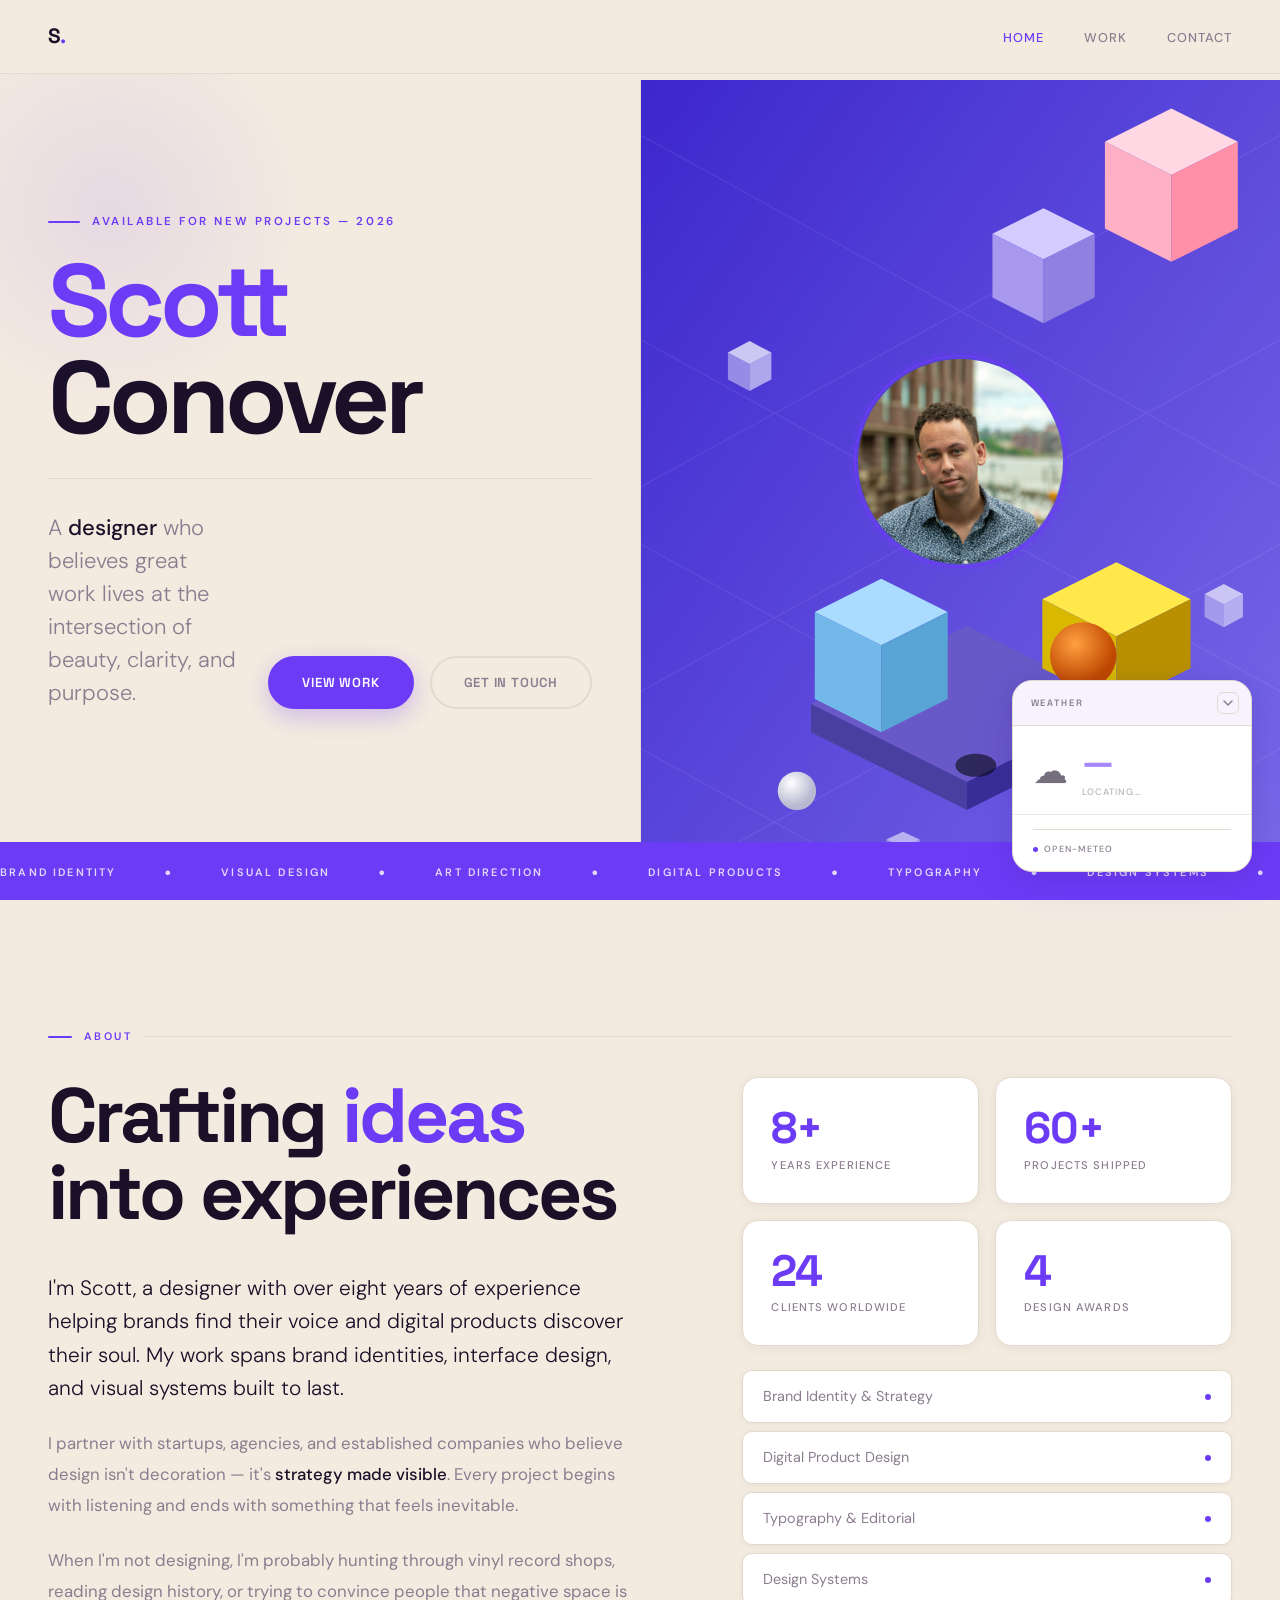
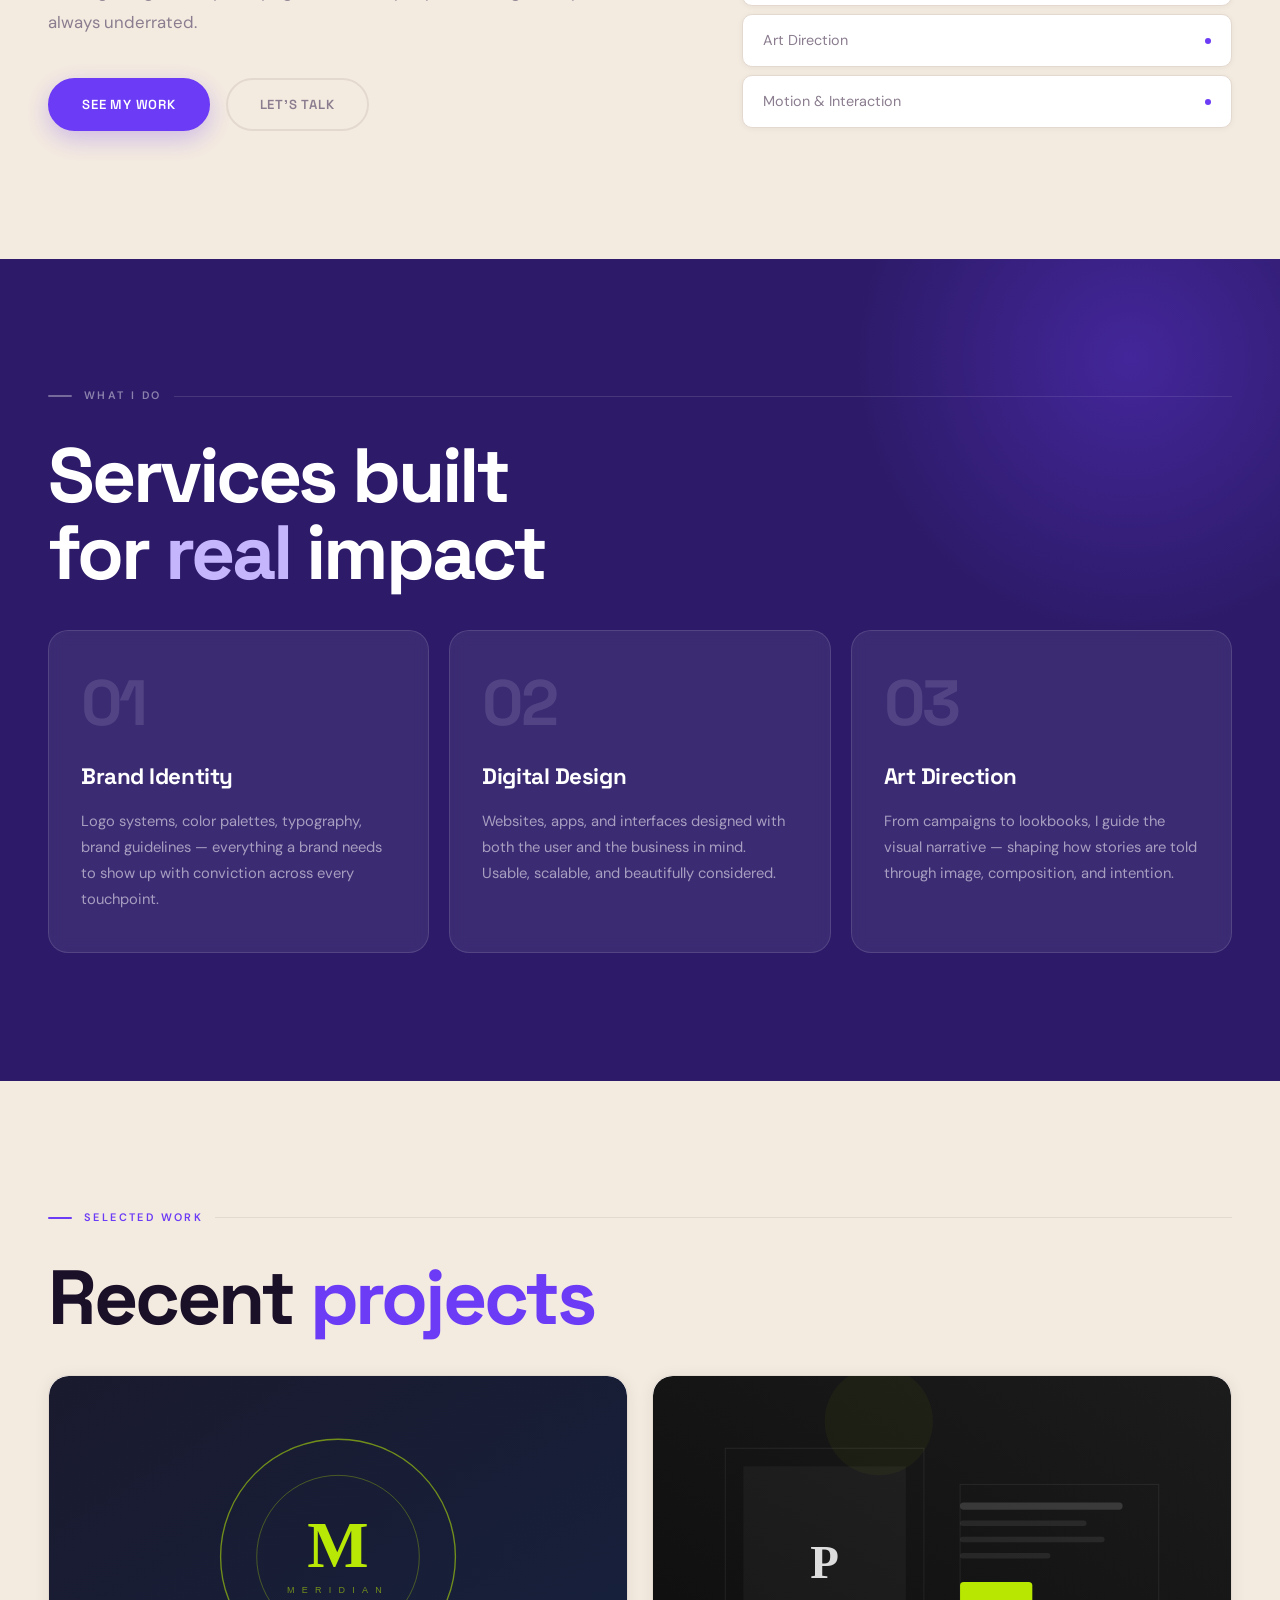
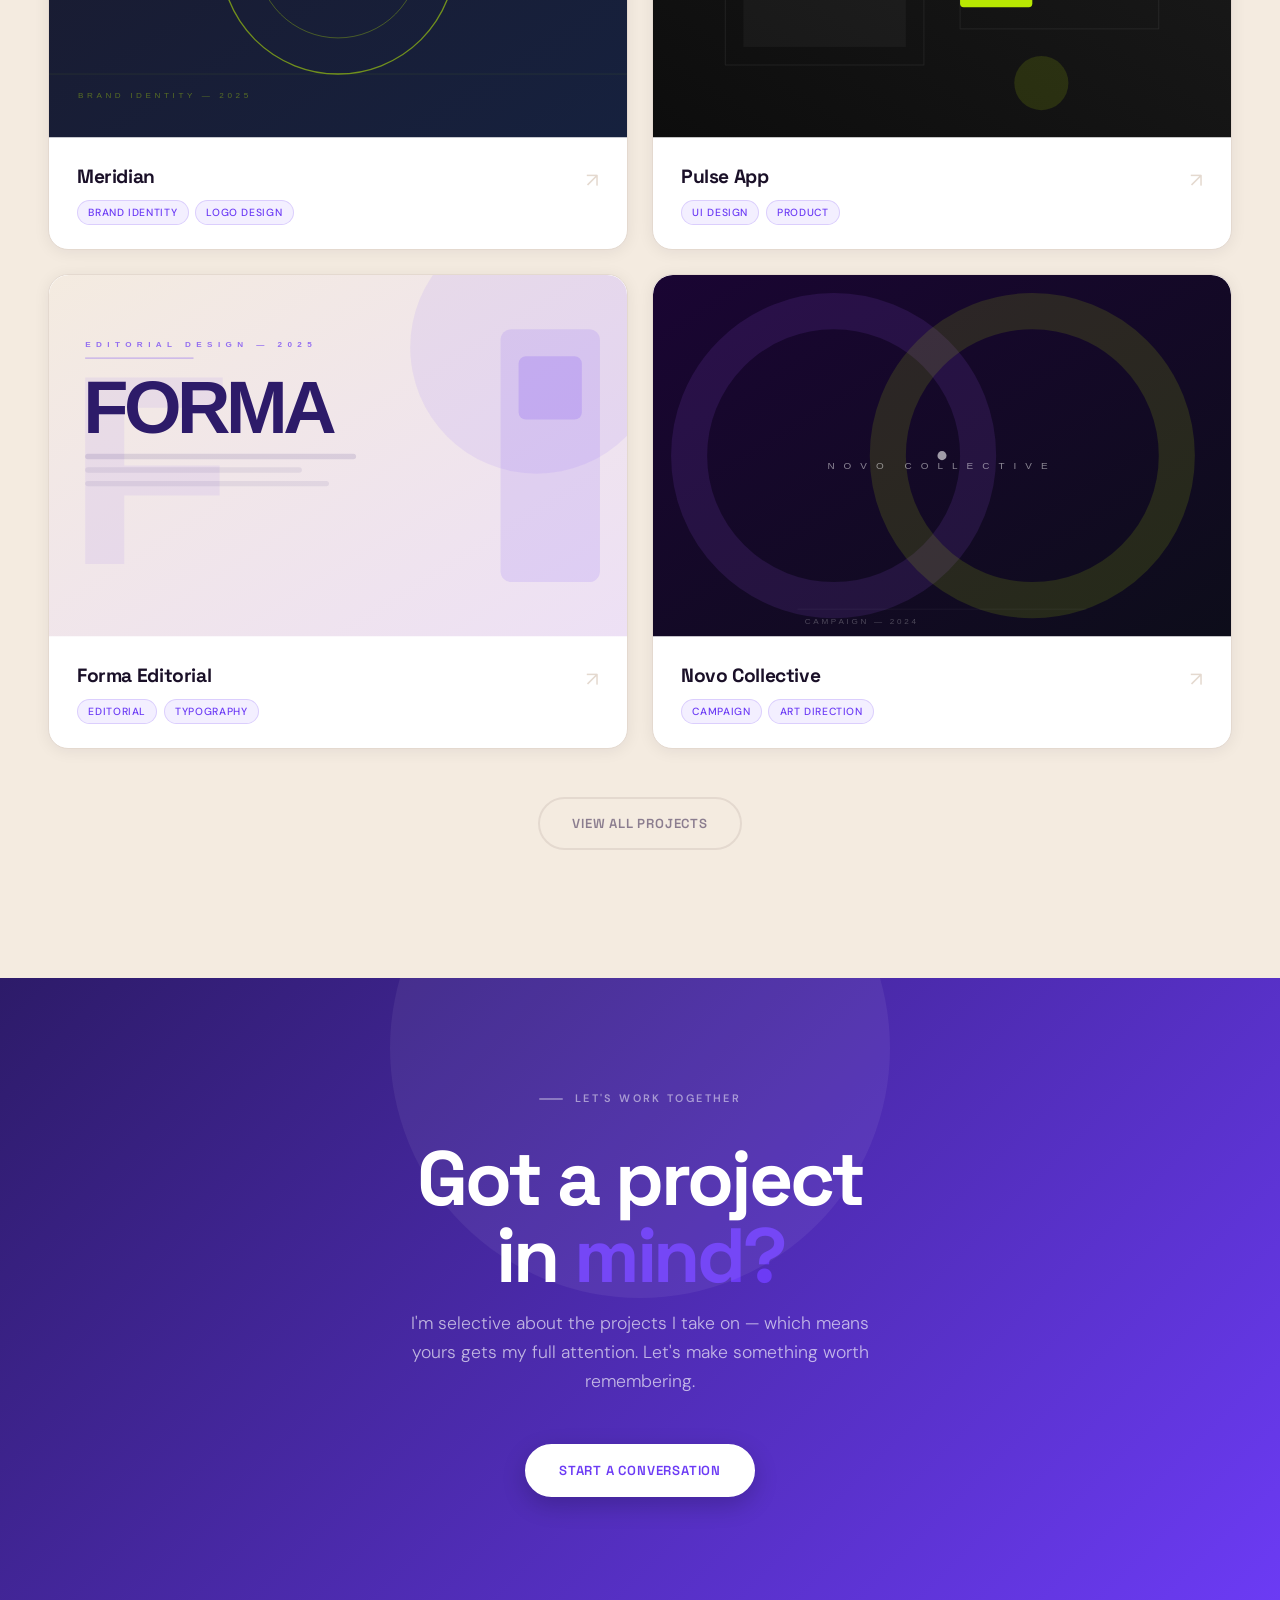
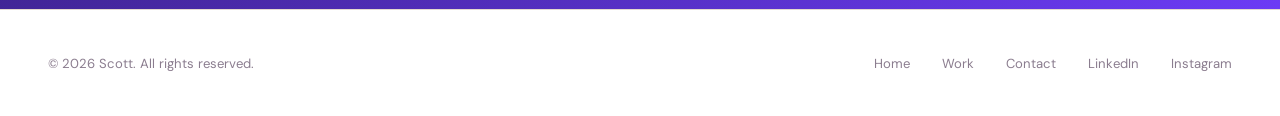
<file: index.html>
<!DOCTYPE html>
<html lang="en">
<head>
  <meta charset="UTF-8" />
  <meta name="viewport" content="width=device-width, initial-scale=1.0" />
  <title>Scott — Designer</title>
  <meta name="description" content="Scott is a designer crafting brand identities, digital products, and visual systems with intention." />
  <link rel="stylesheet" href="css/style.css" />
  <script src="js/app.js" defer></script>
</head>
<body>

  <!-- ── NAVIGATION ── -->
  <nav>
    <a class="nav-logo" href="index.html">S<span>.</span></a>
    <ul class="nav-links">
      <li><a href="index.html" class="active">Home</a></li>
      <li><a href="work.html">Work</a></li>
      <li><a href="contact.html">Contact</a></li>
    </ul>
  </nav>

  <!-- ── WEATHER WIDGET (fixed bottom-right) ── -->
  <aside id="weather-widget" class="weather-widget w-loading" aria-label="5-day weather forecast" role="complementary">
    <div class="w-header" id="w-toggle-btn" role="button" aria-expanded="true" aria-controls="w-body-wrap" tabindex="0">
      <div class="w-header-left">
        <span class="w-label">Weather</span>
        <span id="w-loc"></span>
      </div>
      <button class="w-toggle" aria-label="Collapse weather widget">
        <svg width="10" height="6" viewBox="0 0 10 6" fill="none" xmlns="http://www.w3.org/2000/svg">
          <path d="M1 1L5 5L9 1" stroke="currentColor" stroke-width="1.5" stroke-linecap="round" stroke-linejoin="round"/>
        </svg>
      </button>
    </div>
    <div id="w-body-wrap">
      <div class="w-today">
        <span id="w-icon">&#9729;</span>
        <div class="w-readings">
          <span id="w-temp">&mdash;</span>
          <span id="w-desc">Locating&hellip;</span>
        </div>
      </div>
      <div id="w-days" class="w-days"></div>
      <div class="w-footer">
        <span class="w-dot"></span>
        <span class="w-footer-text">Open-Meteo</span>
      </div>
    </div>
  </aside>

  <!-- ── HERO ── -->
  <section class="hero">
    <div class="hero-left">
      <p class="hero-eyebrow">Available for new projects &mdash; 2026</p>
      <h1 class="hero-name"><em>Scott</em>Conover</h1>
      <div class="hero-sub">
        <p class="hero-tagline">
          A <strong>designer</strong> who believes great work lives at
          the intersection of beauty, clarity, and purpose.
        </p>
        <div class="hero-cta">
          <a href="work.html" class="btn btn-primary">View Work</a>
          <a href="contact.html" class="btn btn-ghost">Get in Touch</a>
        </div>
      </div>
    </div>
    <div class="hero-right">
      <svg class="hero-bg-art" viewBox="0 0 500 700" xmlns="http://www.w3.org/2000/svg" preserveAspectRatio="xMidYMid slice" aria-hidden="true">
        <defs>
          <linearGradient id="h3d-bg" x1="0" y1="0" x2="1" y2="1">
            <stop offset="0%" stop-color="#3A24CC"/>
            <stop offset="100%" stop-color="#7A6AE8"/>
          </linearGradient>
          <radialGradient id="h3d-orb-o" cx="38%" cy="32%" r="60%">
            <stop offset="0%" stop-color="#FFA040"/>
            <stop offset="100%" stop-color="#C04800"/>
          </radialGradient>
          <radialGradient id="h3d-orb-w" cx="35%" cy="30%" r="60%">
            <stop offset="0%" stop-color="#FFFFFF"/>
            <stop offset="100%" stop-color="#B8B8D0"/>
          </radialGradient>
        </defs>

        <!-- Background -->
        <rect width="500" height="700" fill="url(#h3d-bg)"/>

        <!-- Isometric grid lines -->
        <g opacity="0.07" stroke="#fff" stroke-width="1">
          <line x1="-200" y1="800" x2="800" y2="250"/>
          <line x1="-200" y1="640" x2="800" y2="90"/>
          <line x1="-200" y1="480" x2="800" y2="-70"/>
          <line x1="-200" y1="960" x2="800" y2="410"/>
          <line x1="700" y1="800" x2="-300" y2="250"/>
          <line x1="700" y1="640" x2="-300" y2="90"/>
          <line x1="700" y1="480" x2="-300" y2="-70"/>
          <line x1="700" y1="960" x2="-300" y2="410"/>
        </g>

        <!-- Lavender cube (upper-left of pink): center(315,172), r=40, h=50 -->
        <polygon points="315,152 355,172 315,192 275,172" fill="#D4CCFF"/>
        <polygon points="275,172 315,192 315,242 275,222" fill="#A898F0"/>
        <polygon points="355,172 315,192 315,242 355,222" fill="#9080E0"/>

        <!-- Pink cube (upper-right): center(415,100), r=52, h=68 -->
        <polygon points="415,74 467,100 415,126 363,100" fill="#FFD8E4"/>
        <polygon points="363,100 415,126 415,194 363,168" fill="#FFB0C4"/>
        <polygon points="467,100 415,126 415,194 467,168" fill="#FF90A8"/>

        <!-- Small floating white cube (upper-left): center(85,265), r=17, h=21 -->
        <polygon points="85,256 102,265 85,274 68,265" fill="rgba(255,255,255,0.72)"/>
        <polygon points="68,265 85,274 85,295 68,286" fill="rgba(255,255,255,0.42)"/>
        <polygon points="102,265 85,274 85,295 102,286" fill="rgba(255,255,255,0.55)"/>

        <!-- Platform: center(255,540), r=122, h=22 -->
        <polygon points="255,479 377,540 255,601 133,540" fill="#6858C8"/>
        <polygon points="133,540 255,601 255,623 133,562" fill="#4840A0"/>
        <polygon points="377,540 255,601 255,623 377,562" fill="#382E96"/>

        <!-- Blue/cyan cube on platform (left): center(188,468), r=52, h=68 -->
        <polygon points="188,442 240,468 188,494 136,468" fill="#AADCFF"/>
        <polygon points="136,468 188,494 188,562 136,536" fill="#72B8E8"/>
        <polygon points="240,468 188,494 188,562 240,536" fill="#58A4D4"/>

        <!-- Yellow/gold box on platform (right): center(372,458), r=58, h=54 -->
        <polygon points="372,429 430,458 372,487 314,458" fill="#FFE84A"/>
        <polygon points="314,458 372,487 372,541 314,512" fill="#D8B800"/>
        <polygon points="430,458 372,487 372,541 430,512" fill="#B89000"/>

        <!-- Orange sphere -->
        <circle cx="346" cy="502" r="26" fill="url(#h3d-orb-o)"/>

        <!-- Platform hole -->
        <ellipse cx="262" cy="588" rx="16" ry="9" fill="rgba(0,0,0,0.55)"/>

        <!-- White sphere (large, right) -->
        <circle cx="450" cy="570" r="23" fill="url(#h3d-orb-w)"/>

        <!-- White sphere (small, lower-left) -->
        <circle cx="122" cy="608" r="15" fill="url(#h3d-orb-w)"/>

        <!-- Small white cube right: center(456,454), r=15, h=18 -->
        <polygon points="456,446 471,454 456,462 441,454" fill="rgba(255,255,255,0.65)"/>
        <polygon points="441,454 456,462 456,480 441,472" fill="rgba(255,255,255,0.38)"/>
        <polygon points="471,454 456,462 456,480 471,472" fill="rgba(255,255,255,0.5)"/>

        <!-- Small white cube bottom: center(205,646), r=13, h=16 -->
        <polygon points="205,640 218,646 205,652 192,646" fill="rgba(255,255,255,0.55)"/>
        <polygon points="192,646 205,652 205,668 192,662" fill="rgba(255,255,255,0.32)"/>
        <polygon points="218,646 205,652 205,668 218,662" fill="rgba(255,255,255,0.42)"/>
      </svg>
      <div class="profile-photo-wrap hero-photo-wrap">
        <img
          src="pictures/Picture of Me.png"
          alt="Scott Conover &mdash; Designer"
          class="profile-photo hero-photo"
        />
      </div>
    </div>
    <div class="marquee-band hero-marquee" aria-hidden="true">
      <div class="marquee-track">
        <span>Brand Identity</span><span>&#9679;</span>
        <span>Visual Design</span><span>&#9679;</span>
        <span>Art Direction</span><span>&#9679;</span>
        <span>Digital Products</span><span>&#9679;</span>
        <span>Typography</span><span>&#9679;</span>
        <span>Design Systems</span><span>&#9679;</span>
        <span>Brand Identity</span><span>&#9679;</span>
        <span>Visual Design</span><span>&#9679;</span>
        <span>Art Direction</span><span>&#9679;</span>
        <span>Digital Products</span><span>&#9679;</span>
        <span>Typography</span><span>&#9679;</span>
        <span>Design Systems</span><span>&#9679;</span>
      </div>
    </div>
  </section>

  <!-- ── ABOUT ── -->
  <section id="about">
    <div class="section-label">About</div>
    <div class="about-grid">
      <div class="about-text">
        <div class="section-title">Crafting <em>ideas</em><br>into experiences</div>
        <p>
          I'm Scott, a designer with over eight years of experience helping
          brands find their voice and digital products discover their soul.
          My work spans brand identities, interface design, and visual
          systems built to last.
        </p>
        <p>
          I partner with startups, agencies, and established companies who
          believe design isn't decoration — it's <strong>strategy made
          visible</strong>. Every project begins with listening and ends
          with something that feels inevitable.
        </p>
        <p>
          When I'm not designing, I'm probably hunting through vinyl record
          shops, reading design history, or trying to convince people that
          negative space is always underrated.
        </p>
        <div class="about-actions">
          <a href="work.html" class="btn btn-primary">See My Work</a>
          <a href="contact.html" class="btn btn-ghost">Let's Talk</a>
        </div>
      </div>
      <div class="about-sidebar">
        <div class="stats-grid">
          <div class="stat">
            <div class="stat-num">8+</div>
            <div class="stat-label">Years Experience</div>
          </div>
          <div class="stat">
            <div class="stat-num">60+</div>
            <div class="stat-label">Projects Shipped</div>
          </div>
          <div class="stat">
            <div class="stat-num">24</div>
            <div class="stat-label">Clients Worldwide</div>
          </div>
          <div class="stat">
            <div class="stat-num">4</div>
            <div class="stat-label">Design Awards</div>
          </div>
        </div>
        <ul class="skills-list">
          <li>Brand Identity &amp; Strategy <span class="skill-dot"></span></li>
          <li>Digital Product Design <span class="skill-dot"></span></li>
          <li>Typography &amp; Editorial <span class="skill-dot"></span></li>
          <li>Design Systems <span class="skill-dot"></span></li>
          <li>Art Direction <span class="skill-dot"></span></li>
          <li>Motion &amp; Interaction <span class="skill-dot"></span></li>
        </ul>
      </div>
    </div>
  </section>

  <!-- ── SERVICES ── -->
  <section id="services">
    <div class="section-label">What I Do</div>
    <div class="section-title">Services built<br>for <em>real</em> impact</div>
    <div class="services-grid">
      <div class="service-card">
        <div class="service-num">01</div>
        <div class="service-name">Brand Identity</div>
        <p class="service-desc">
          Logo systems, color palettes, typography, brand guidelines — 
          everything a brand needs to show up with conviction across 
          every touchpoint.
        </p>
      </div>
      <div class="service-card">
        <div class="service-num">02</div>
        <div class="service-name">Digital Design</div>
        <p class="service-desc">
          Websites, apps, and interfaces designed with both the user 
          and the business in mind. Usable, scalable, and beautifully 
          considered.
        </p>
      </div>
      <div class="service-card">
        <div class="service-num">03</div>
        <div class="service-name">Art Direction</div>
        <p class="service-desc">
          From campaigns to lookbooks, I guide the visual narrative — 
          shaping how stories are told through image, composition, 
          and intention.
        </p>
      </div>
    </div>
  </section>

  <!-- ── SELECTED WORK ── -->
  <section id="work-preview">
    <div class="section-label">Selected Work</div>
    <div class="section-title">Recent <em>projects</em></div>
    <div class="work-grid">

      <!-- Project 1 -->
      <a href="work.html" class="project-card">
        <div class="project-thumb">
          <svg viewBox="0 0 640 400" xmlns="http://www.w3.org/2000/svg" preserveAspectRatio="xMidYMid slice">
            <defs>
              <linearGradient id="g1a" x1="0%" y1="0%" x2="100%" y2="100%">
                <stop offset="0%" stop-color="#1a1a2e"/>
                <stop offset="100%" stop-color="#16213e"/>
              </linearGradient>
            </defs>
            <rect width="640" height="400" fill="url(#g1a)"/>
            <circle cx="320" cy="200" r="130" fill="none" stroke="#CAFF00" stroke-width="1.5" opacity="0.5"/>
            <circle cx="320" cy="200" r="90" fill="none" stroke="#CAFF00" stroke-width="1" opacity="0.3"/>
            <text x="320" y="195" font-family="Georgia, serif" font-size="72" font-weight="900" fill="#CAFF00" text-anchor="middle" dominant-baseline="middle" opacity="0.9">M</text>
            <text x="320" y="240" font-family="Arial, sans-serif" font-size="10" fill="#CAFF00" text-anchor="middle" letter-spacing="8" opacity="0.5">MERIDIAN</text>
            <line x1="0" y1="330" x2="640" y2="330" stroke="#CAFF00" stroke-width="0.5" opacity="0.15"/>
            <text x="32" y="356" font-family="Arial, sans-serif" font-size="9" fill="#CAFF00" letter-spacing="4" opacity="0.35">BRAND IDENTITY — 2025</text>
          </svg>
        </div>
        <div class="project-info">
          <div class="project-meta">
            <div class="project-name">Meridian</div>
            <div class="project-tags">
              <span class="tag">Brand Identity</span>
              <span class="tag">Logo Design</span>
            </div>
          </div>
          <span class="project-arrow">&#8599;</span>
        </div>
      </a>

      <!-- Project 2 -->
      <a href="work.html" class="project-card">
        <div class="project-thumb">
          <svg viewBox="0 0 640 400" xmlns="http://www.w3.org/2000/svg" preserveAspectRatio="xMidYMid slice">
            <defs>
              <linearGradient id="g2a" x1="0%" y1="100%" x2="100%" y2="0%">
                <stop offset="0%" stop-color="#0d0d0d"/>
                <stop offset="100%" stop-color="#1c1c1c"/>
              </linearGradient>
            </defs>
            <rect width="640" height="400" fill="url(#g2a)"/>
            <rect x="80" y="80" width="220" height="240" fill="none" stroke="#fff" stroke-width="1" opacity="0.08"/>
            <rect x="100" y="100" width="180" height="200" fill="#fff" opacity="0.04"/>
            <rect x="340" y="120" width="220" height="160" fill="none" stroke="#fff" stroke-width="1" opacity="0.08"/>
            <text x="190" y="212" font-family="Georgia, serif" font-size="52" font-weight="900" fill="white" text-anchor="middle" dominant-baseline="middle" opacity="0.85">P</text>
            <rect x="340" y="140" width="180" height="8" rx="4" fill="#fff" opacity="0.15"/>
            <rect x="340" y="160" width="140" height="6" rx="3" fill="#fff" opacity="0.08"/>
            <rect x="340" y="178" width="160" height="6" rx="3" fill="#fff" opacity="0.08"/>
            <rect x="340" y="196" width="100" height="6" rx="3" fill="#fff" opacity="0.08"/>
            <rect x="340" y="228" width="80" height="28" rx="4" fill="#CAFF00" opacity="0.9"/>
            <circle cx="430" cy="340" r="30" fill="#CAFF00" opacity="0.12"/>
            <circle cx="250" cy="50" r="60" fill="#CAFF00" opacity="0.04"/>
          </svg>
        </div>
        <div class="project-info">
          <div class="project-meta">
            <div class="project-name">Pulse App</div>
            <div class="project-tags">
              <span class="tag">UI Design</span>
              <span class="tag">Product</span>
            </div>
          </div>
          <span class="project-arrow">&#8599;</span>
        </div>
      </a>

      <!-- Project 3 -->
      <a href="work.html" class="project-card">
        <div class="project-thumb">
          <svg viewBox="0 0 640 400" xmlns="http://www.w3.org/2000/svg" preserveAspectRatio="xMidYMid slice">
            <defs>
              <linearGradient id="g3a" x1="0%" y1="0%" x2="100%" y2="100%">
                <stop offset="0%" stop-color="#F4EBE0"/>
                <stop offset="100%" stop-color="#EDE0F5"/>
              </linearGradient>
            </defs>
            <rect width="640" height="400" fill="url(#g3a)"/>
            <!-- decorative blob -->
            <circle cx="540" cy="80" r="140" fill="#6C3BF5" opacity="0.08"/>
            <!-- big ghost letter -->
            <text x="20" y="320" font-family="Arial, sans-serif" font-size="300" font-weight="900" fill="#6C3BF5" opacity="0.07" dominant-baseline="auto" letter-spacing="-16">F</text>
            <!-- eyebrow label -->
            <text x="40" y="80" font-family="Arial, sans-serif" font-size="9" fill="#6C3BF5" letter-spacing="6" font-weight="600" opacity="0.7">EDITORIAL DESIGN — 2025</text>
            <line x1="40" y1="92" x2="160" y2="92" stroke="#6C3BF5" stroke-width="1.5" opacity="0.35"/>
            <!-- headline -->
            <text x="38" y="175" font-family="Arial, sans-serif" font-size="82" font-weight="900" fill="#2D1B69" dominant-baseline="auto" letter-spacing="-5">FORMA</text>
            <!-- body text lines -->
            <rect x="40" y="198" width="300" height="6" rx="3" fill="#2D1B69" opacity="0.12"/>
            <rect x="40" y="213" width="240" height="6" rx="3" fill="#2D1B69" opacity="0.08"/>
            <rect x="40" y="228" width="270" height="6" rx="3" fill="#2D1B69" opacity="0.08"/>
            <!-- purple sidebar block -->
            <rect x="500" y="60" width="110" height="280" rx="12" fill="#6C3BF5" opacity="0.12"/>
            <rect x="520" y="90" width="70" height="70" rx="8" fill="#6C3BF5" opacity="0.18"/>
          </svg>
        </div>
        <div class="project-info">
          <div class="project-meta">
            <div class="project-name">Forma Editorial</div>
            <div class="project-tags">
              <span class="tag">Editorial</span>
              <span class="tag">Typography</span>
            </div>
          </div>
          <span class="project-arrow">&#8599;</span>
        </div>
      </a>

      <!-- Project 4 -->
      <a href="work.html" class="project-card">
        <div class="project-thumb">
          <svg viewBox="0 0 640 400" xmlns="http://www.w3.org/2000/svg" preserveAspectRatio="xMidYMid slice">
            <defs>
              <linearGradient id="g4a" x1="0%" y1="0%" x2="100%" y2="100%">
                <stop offset="0%" stop-color="#1a0533"/>
                <stop offset="100%" stop-color="#0d0d1a"/>
              </linearGradient>
            </defs>
            <rect width="640" height="400" fill="url(#g4a)"/>
            <ellipse cx="200" cy="200" rx="160" ry="160" fill="none" stroke="#a259ff" stroke-width="40" opacity="0.12"/>
            <ellipse cx="420" cy="200" rx="160" ry="160" fill="none" stroke="#CAFF00" stroke-width="40" opacity="0.12"/>
            <text x="320" y="215" font-family="Arial, sans-serif" font-size="11" fill="white" text-anchor="middle" letter-spacing="10" opacity="0.5">NOVO COLLECTIVE</text>
            <circle cx="320" cy="200" r="5" fill="white" opacity="0.6"/>
            <line x1="160" y1="370" x2="480" y2="370" stroke="white" stroke-width="0.5" opacity="0.1"/>
            <text x="168" y="386" font-family="Arial, sans-serif" font-size="9" fill="white" letter-spacing="3" opacity="0.25">CAMPAIGN — 2024</text>
          </svg>
        </div>
        <div class="project-info">
          <div class="project-meta">
            <div class="project-name">Novo Collective</div>
            <div class="project-tags">
              <span class="tag">Campaign</span>
              <span class="tag">Art Direction</span>
            </div>
          </div>
          <span class="project-arrow">&#8599;</span>
        </div>
      </a>

    </div>
    <div class="work-more">
      <a href="work.html" class="btn btn-ghost">View All Projects</a>
    </div>
  </section>

  <!-- ── CTA BAND ── -->
  <div class="cta-band">
    <div class="section-label">Let's Work Together</div>
    <div class="section-title">Got a project<br>in <em>mind?</em></div>
    <p>
      I'm selective about the projects I take on — which means yours
      gets my full attention. Let's make something worth remembering.
    </p>
    <a href="contact.html" class="btn btn-dark">Start a Conversation</a>
  </div>

  <!-- ── FOOTER ── -->
  <footer>
    <p class="footer-copy">&copy; 2026 Scott. All rights reserved.</p>
    <ul class="footer-links">
      <li><a href="index.html">Home</a></li>
      <li><a href="work.html">Work</a></li>
      <li><a href="contact.html">Contact</a></li>
      <li><a href="#" aria-label="LinkedIn">LinkedIn</a></li>
      <li><a href="#" aria-label="Instagram">Instagram</a></li>
    </ul>
  </footer>
</body>
</html>
</file>
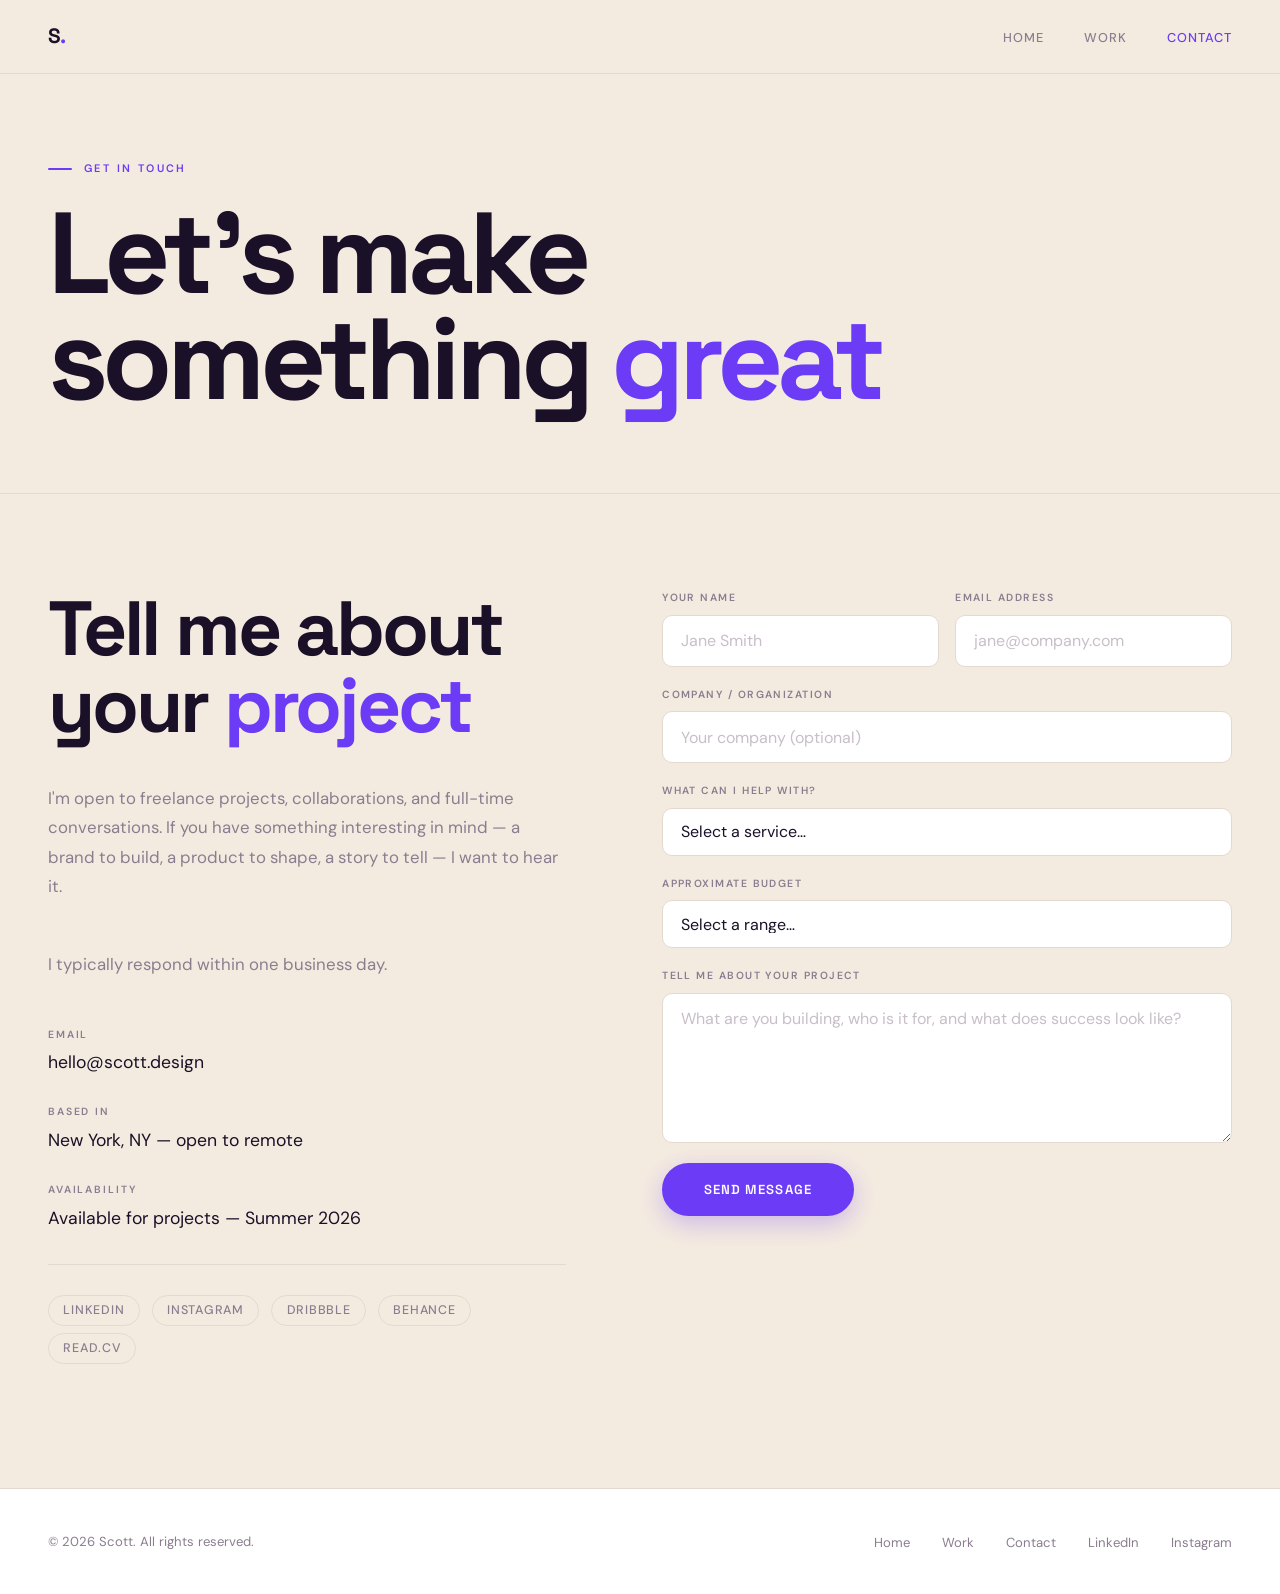
<file: contact.html>
<!DOCTYPE html>
<html lang="en">
<head>
  <meta charset="UTF-8" />
  <meta name="viewport" content="width=device-width, initial-scale=1.0" />
  <title>Contact — Scott, Designer</title>
  <meta name="description" content="Get in touch with Scott to discuss your next design project." />
  <link rel="stylesheet" href="css/style.css" />
  <style>
    .page-hero { background: var(--bg); }
  </style>
</head>
<body>

  <!-- ── NAVIGATION ── -->
  <nav>
    <a class="nav-logo" href="index.html">S<span>.</span></a>
    <ul class="nav-links">
      <li><a href="index.html">Home</a></li>
      <li><a href="work.html">Work</a></li>
      <li><a href="contact.html" class="active">Contact</a></li>
    </ul>
  </nav>

  <!-- ── PAGE HERO ── -->
  <div class="page-hero">
    <p class="page-hero-label">Get In Touch</p>
    <h1 class="page-hero-title">Let's make<br>something <em>great</em></h1>
  </div>

  <!-- ── CONTACT LAYOUT ── -->
  <div class="contact-layout">

    <!-- LEFT: Info -->
    <div class="contact-info">
      <div class="section-title">Tell me about<br>your <em>project</em></div>
      <p>
        I'm open to freelance projects, collaborations, and full-time 
        conversations. If you have something interesting in mind — 
        a brand to build, a product to shape, a story to tell — 
        I want to hear it.
      </p>
      <p>
        I typically respond within one business day.
      </p>

      <ul class="contact-details">
        <li>
          <div class="detail-label">Email</div>
          <div class="detail-value">
            <a href="mailto:hello@scott.design">hello@scott.design</a>
          </div>
        </li>
        <li>
          <div class="detail-label">Based In</div>
          <div class="detail-value">New York, NY — open to remote</div>
        </li>
        <li>
          <div class="detail-label">Availability</div>
          <div class="detail-value">Available for projects &mdash; Summer 2026</div>
        </li>
      </ul>

      <div class="divider"></div>

      <ul class="social-links">
        <li><a href="#" aria-label="LinkedIn">LinkedIn</a></li>
        <li><a href="#" aria-label="Instagram">Instagram</a></li>
        <li><a href="#" aria-label="Dribbble">Dribbble</a></li>
        <li><a href="#" aria-label="Behance">Behance</a></li>
        <li><a href="#" aria-label="Read.cv">Read.cv</a></li>
      </ul>
    </div>

    <!-- RIGHT: Form -->
    <form class="contact-form" action="#" method="POST">

      <div class="form-row">
        <div class="form-group">
          <label for="name">Your Name</label>
          <input type="text" id="name" name="name" placeholder="Jane Smith" required />
        </div>
        <div class="form-group">
          <label for="email">Email Address</label>
          <input type="email" id="email" name="email" placeholder="jane@company.com" required />
        </div>
      </div>

      <div class="form-group">
        <label for="company">Company / Organization</label>
        <input type="text" id="company" name="company" placeholder="Your company (optional)" />
      </div>

      <div class="form-group">
        <label for="service">What can I help with?</label>
        <select id="service" name="service">
          <option value="" disabled selected>Select a service&hellip;</option>
          <option value="brand">Brand Identity</option>
          <option value="digital">Digital Design / UI</option>
          <option value="art-direction">Art Direction</option>
          <option value="design-system">Design System</option>
          <option value="other">Something else</option>
        </select>
      </div>

      <div class="form-group">
        <label for="budget">Approximate Budget</label>
        <select id="budget" name="budget">
          <option value="" disabled selected>Select a range&hellip;</option>
          <option value="5-10k">$5k &ndash; $10k</option>
          <option value="10-25k">$10k &ndash; $25k</option>
          <option value="25-50k">$25k &ndash; $50k</option>
          <option value="50k+">$50k+</option>
          <option value="tbd">Let's talk</option>
        </select>
      </div>

      <div class="form-group">
        <label for="message">Tell me about your project</label>
        <textarea id="message" name="message" placeholder="What are you building, who is it for, and what does success look like?" required></textarea>
      </div>

      <button type="submit" class="form-submit">Send Message</button>

    </form>
  </div>

  <!-- ── FOOTER ── -->
  <footer>
    <p class="footer-copy">&copy; 2026 Scott. All rights reserved.</p>
    <ul class="footer-links">
      <li><a href="index.html">Home</a></li>
      <li><a href="work.html">Work</a></li>
      <li><a href="contact.html">Contact</a></li>
      <li><a href="#" aria-label="LinkedIn">LinkedIn</a></li>
      <li><a href="#" aria-label="Instagram">Instagram</a></li>
    </ul>
  </footer>

</body>
</html>
</file>
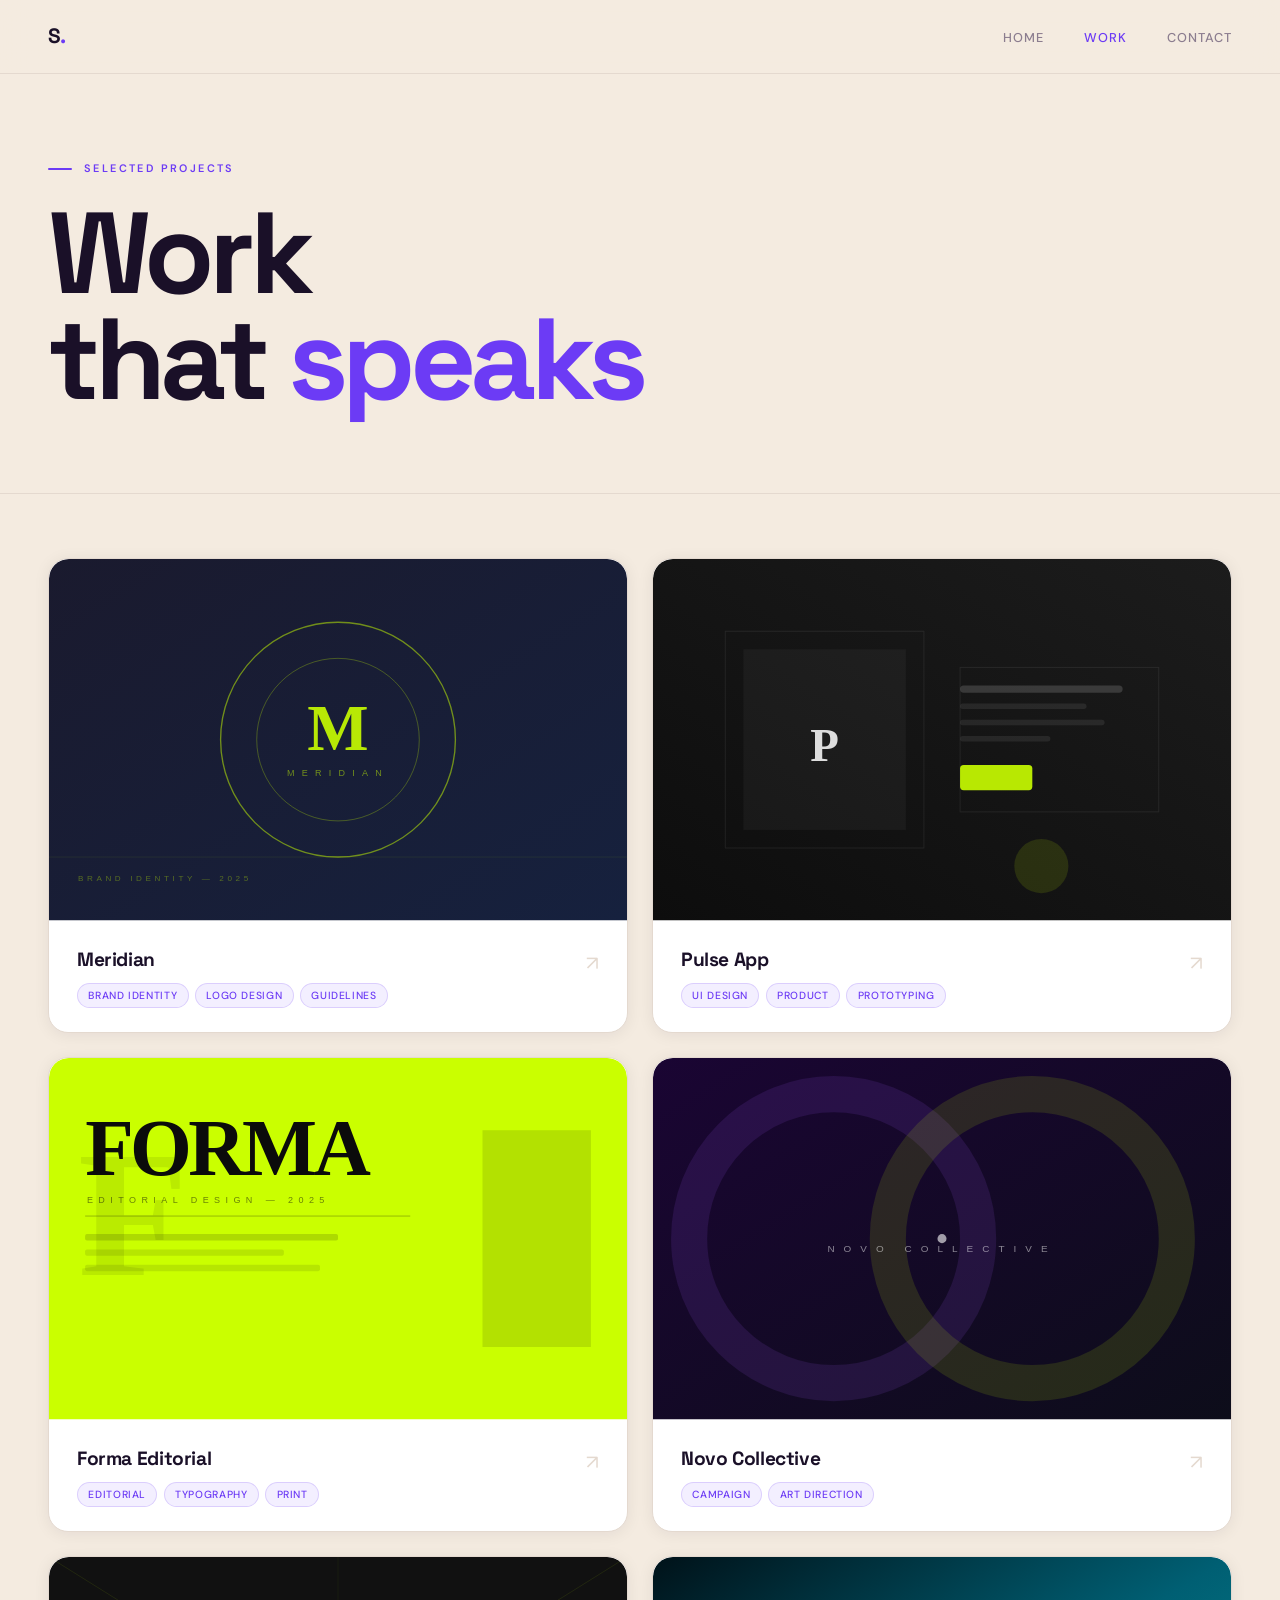
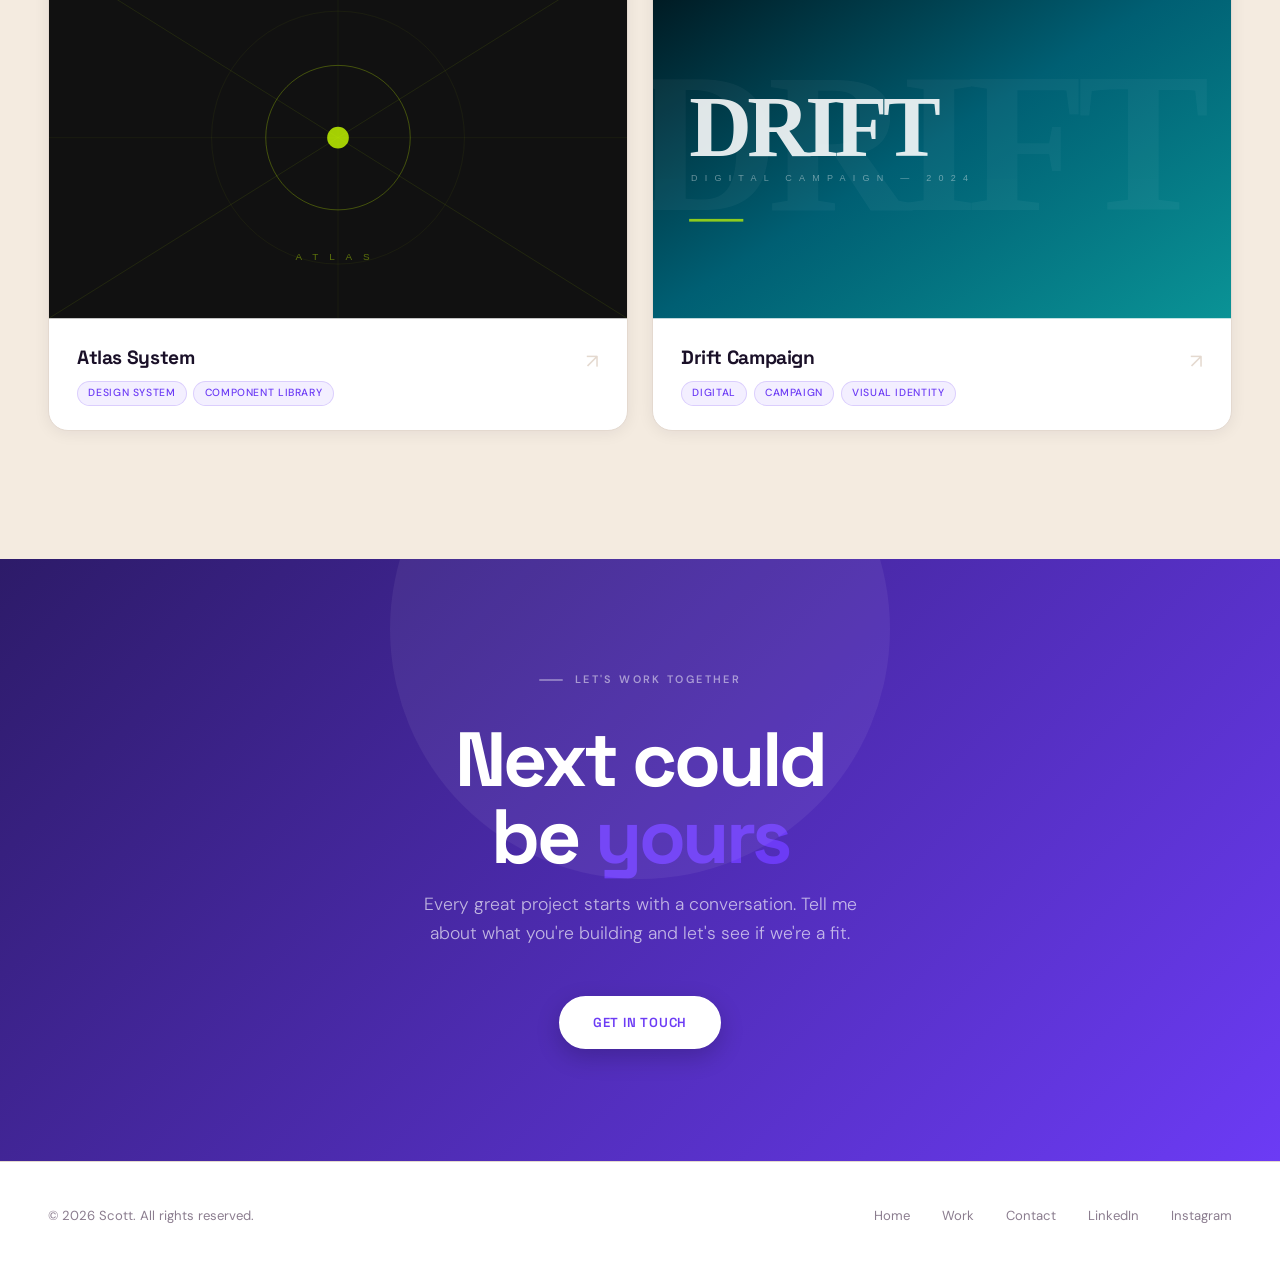
<file: work.html>
<!DOCTYPE html>
<html lang="en">
<head>
  <meta charset="UTF-8" />
  <meta name="viewport" content="width=device-width, initial-scale=1.0" />
  <title>Work — Scott, Designer</title>
  <meta name="description" content="Selected projects in brand identity, digital design, and art direction by Scott." />
  <link rel="stylesheet" href="css/style.css" />
  <style>
    .page-hero { background: var(--bg); }
  </style>
</head>
<body>

  <!-- ── NAVIGATION ── -->
  <nav>
    <a class="nav-logo" href="index.html">S<span>.</span></a>
    <ul class="nav-links">
      <li><a href="index.html">Home</a></li>
      <li><a href="work.html" class="active">Work</a></li>
      <li><a href="contact.html">Contact</a></li>
    </ul>
  </nav>

  <!-- ── PAGE HERO ── -->
  <div class="page-hero">
    <p class="page-hero-label">Selected Projects</p>
    <h1 class="page-hero-title">Work<br>that <em>speaks</em></h1>
  </div>

  <!-- ── WORK GRID ── -->
  <section class="work-full">
    <div class="work-full-grid">

      <!-- 01 Meridian -->
      <div class="project-card">
        <div class="project-thumb">
          <svg viewBox="0 0 640 400" xmlns="http://www.w3.org/2000/svg" preserveAspectRatio="xMidYMid slice">
            <defs>
              <linearGradient id="w1" x1="0%" y1="0%" x2="100%" y2="100%">
                <stop offset="0%" stop-color="#1a1a2e"/>
                <stop offset="100%" stop-color="#16213e"/>
              </linearGradient>
            </defs>
            <rect width="640" height="400" fill="url(#w1)"/>
            <circle cx="320" cy="200" r="130" fill="none" stroke="#CAFF00" stroke-width="1.5" opacity="0.5"/>
            <circle cx="320" cy="200" r="90" fill="none" stroke="#CAFF00" stroke-width="1" opacity="0.3"/>
            <text x="320" y="195" font-family="Georgia, serif" font-size="72" font-weight="900" fill="#CAFF00" text-anchor="middle" dominant-baseline="middle" opacity="0.9">M</text>
            <text x="320" y="240" font-family="Arial, sans-serif" font-size="10" fill="#CAFF00" text-anchor="middle" letter-spacing="8" opacity="0.5">MERIDIAN</text>
            <line x1="0" y1="330" x2="640" y2="330" stroke="#CAFF00" stroke-width="0.5" opacity="0.15"/>
            <text x="32" y="356" font-family="Arial, sans-serif" font-size="9" fill="#CAFF00" letter-spacing="4" opacity="0.35">BRAND IDENTITY — 2025</text>
          </svg>
        </div>
        <div class="project-info">
          <div class="project-meta">
            <div class="project-name">Meridian</div>
            <div class="project-tags">
              <span class="tag">Brand Identity</span>
              <span class="tag">Logo Design</span>
              <span class="tag">Guidelines</span>
            </div>
          </div>
          <span class="project-arrow">&#8599;</span>
        </div>
      </div>

      <!-- 02 Pulse -->
      <div class="project-card">
        <div class="project-thumb">
          <svg viewBox="0 0 640 400" xmlns="http://www.w3.org/2000/svg" preserveAspectRatio="xMidYMid slice">
            <defs>
              <linearGradient id="w2" x1="0%" y1="100%" x2="100%" y2="0%">
                <stop offset="0%" stop-color="#0d0d0d"/>
                <stop offset="100%" stop-color="#1c1c1c"/>
              </linearGradient>
            </defs>
            <rect width="640" height="400" fill="url(#w2)"/>
            <rect x="80" y="80" width="220" height="240" fill="none" stroke="#fff" stroke-width="1" opacity="0.08"/>
            <rect x="100" y="100" width="180" height="200" fill="#fff" opacity="0.04"/>
            <rect x="340" y="120" width="220" height="160" fill="none" stroke="#fff" stroke-width="1" opacity="0.08"/>
            <text x="190" y="212" font-family="Georgia, serif" font-size="52" font-weight="900" fill="white" text-anchor="middle" dominant-baseline="middle" opacity="0.85">P</text>
            <rect x="340" y="140" width="180" height="8" rx="4" fill="#fff" opacity="0.15"/>
            <rect x="340" y="160" width="140" height="6" rx="3" fill="#fff" opacity="0.08"/>
            <rect x="340" y="178" width="160" height="6" rx="3" fill="#fff" opacity="0.08"/>
            <rect x="340" y="196" width="100" height="6" rx="3" fill="#fff" opacity="0.08"/>
            <rect x="340" y="228" width="80" height="28" rx="4" fill="#CAFF00" opacity="0.9"/>
            <circle cx="430" cy="340" r="30" fill="#CAFF00" opacity="0.12"/>
          </svg>
        </div>
        <div class="project-info">
          <div class="project-meta">
            <div class="project-name">Pulse App</div>
            <div class="project-tags">
              <span class="tag">UI Design</span>
              <span class="tag">Product</span>
              <span class="tag">Prototyping</span>
            </div>
          </div>
          <span class="project-arrow">&#8599;</span>
        </div>
      </div>

      <!-- 03 Forma -->
      <div class="project-card">
        <div class="project-thumb">
          <svg viewBox="0 0 640 400" xmlns="http://www.w3.org/2000/svg" preserveAspectRatio="xMidYMid slice">
            <rect width="640" height="400" fill="#CAFF00"/>
            <text x="32" y="240" font-family="Georgia, serif" font-size="200" font-weight="900" fill="black" opacity="0.08" dominant-baseline="auto">F</text>
            <text x="40" y="130" font-family="Georgia, serif" font-size="88" font-weight="900" fill="#0B0B0B" dominant-baseline="auto" letter-spacing="-4">FORMA</text>
            <text x="42" y="160" font-family="Arial, sans-serif" font-size="10" fill="#0B0B0B" letter-spacing="6" opacity="0.5">EDITORIAL DESIGN — 2025</text>
            <line x1="40" y1="175" x2="400" y2="175" stroke="#0B0B0B" stroke-width="1" opacity="0.3"/>
            <rect x="40" y="195" width="280" height="7" rx="2" fill="#0B0B0B" opacity="0.15"/>
            <rect x="40" y="212" width="220" height="7" rx="2" fill="#0B0B0B" opacity="0.1"/>
            <rect x="40" y="229" width="260" height="7" rx="2" fill="#0B0B0B" opacity="0.1"/>
            <rect x="480" y="80" width="120" height="240" fill="#0B0B0B" opacity="0.12"/>
          </svg>
        </div>
        <div class="project-info">
          <div class="project-meta">
            <div class="project-name">Forma Editorial</div>
            <div class="project-tags">
              <span class="tag">Editorial</span>
              <span class="tag">Typography</span>
              <span class="tag">Print</span>
            </div>
          </div>
          <span class="project-arrow">&#8599;</span>
        </div>
      </div>

      <!-- 04 Novo -->
      <div class="project-card">
        <div class="project-thumb">
          <svg viewBox="0 0 640 400" xmlns="http://www.w3.org/2000/svg" preserveAspectRatio="xMidYMid slice">
            <defs>
              <linearGradient id="w4" x1="0%" y1="0%" x2="100%" y2="100%">
                <stop offset="0%" stop-color="#1a0533"/>
                <stop offset="100%" stop-color="#0d0d1a"/>
              </linearGradient>
            </defs>
            <rect width="640" height="400" fill="url(#w4)"/>
            <ellipse cx="200" cy="200" rx="160" ry="160" fill="none" stroke="#a259ff" stroke-width="40" opacity="0.12"/>
            <ellipse cx="420" cy="200" rx="160" ry="160" fill="none" stroke="#CAFF00" stroke-width="40" opacity="0.12"/>
            <text x="320" y="215" font-family="Arial, sans-serif" font-size="11" fill="white" text-anchor="middle" letter-spacing="10" opacity="0.5">NOVO COLLECTIVE</text>
            <circle cx="320" cy="200" r="5" fill="white" opacity="0.6"/>
          </svg>
        </div>
        <div class="project-info">
          <div class="project-meta">
            <div class="project-name">Novo Collective</div>
            <div class="project-tags">
              <span class="tag">Campaign</span>
              <span class="tag">Art Direction</span>
            </div>
          </div>
          <span class="project-arrow">&#8599;</span>
        </div>
      </div>

      <!-- 05 Atlas -->
      <div class="project-card">
        <div class="project-thumb">
          <svg viewBox="0 0 640 400" xmlns="http://www.w3.org/2000/svg" preserveAspectRatio="xMidYMid slice">
            <rect width="640" height="400" fill="#111"/>
            <line x1="0" y1="0" x2="640" y2="400" stroke="#CAFF00" stroke-width="0.5" opacity="0.2"/>
            <line x1="640" y1="0" x2="0" y2="400" stroke="#CAFF00" stroke-width="0.5" opacity="0.2"/>
            <line x1="320" y1="0" x2="320" y2="400" stroke="#CAFF00" stroke-width="0.5" opacity="0.1"/>
            <line x1="0" y1="200" x2="640" y2="200" stroke="#CAFF00" stroke-width="0.5" opacity="0.1"/>
            <circle cx="320" cy="200" r="80" fill="none" stroke="#CAFF00" stroke-width="1" opacity="0.3"/>
            <circle cx="320" cy="200" r="140" fill="none" stroke="#CAFF00" stroke-width="0.5" opacity="0.12"/>
            <circle cx="320" cy="200" r="12" fill="#CAFF00" opacity="0.8"/>
            <text x="320" y="335" font-family="Arial, sans-serif" font-size="11" fill="#CAFF00" text-anchor="middle" letter-spacing="12" opacity="0.4">ATLAS</text>
          </svg>
        </div>
        <div class="project-info">
          <div class="project-meta">
            <div class="project-name">Atlas System</div>
            <div class="project-tags">
              <span class="tag">Design System</span>
              <span class="tag">Component Library</span>
            </div>
          </div>
          <span class="project-arrow">&#8599;</span>
        </div>
      </div>

      <!-- 06 Drift -->
      <div class="project-card">
        <div class="project-thumb">
          <svg viewBox="0 0 640 400" xmlns="http://www.w3.org/2000/svg" preserveAspectRatio="xMidYMid slice">
            <defs>
              <linearGradient id="w6" x1="0%" y1="0%" x2="100%" y2="100%">
                <stop offset="0%" stop-color="#001219"/>
                <stop offset="50%" stop-color="#005f73"/>
                <stop offset="100%" stop-color="#0a9396"/>
              </linearGradient>
            </defs>
            <rect width="640" height="400" fill="url(#w6)"/>
            <text x="-20" y="280" font-family="Georgia, serif" font-size="220" font-weight="900" fill="white" opacity="0.04" dominant-baseline="auto" letter-spacing="-12">DRIFT</text>
            <text x="40" y="220" font-family="Georgia, serif" font-size="96" font-weight="900" fill="white" opacity="0.88" letter-spacing="-5">DRIFT</text>
            <text x="42" y="248" font-family="Arial, sans-serif" font-size="10" fill="white" letter-spacing="8" opacity="0.4">DIGITAL CAMPAIGN — 2024</text>
            <rect x="40" y="290" width="60" height="3" fill="#CAFF00" opacity="0.7"/>
          </svg>
        </div>
        <div class="project-info">
          <div class="project-meta">
            <div class="project-name">Drift Campaign</div>
            <div class="project-tags">
              <span class="tag">Digital</span>
              <span class="tag">Campaign</span>
              <span class="tag">Visual Identity</span>
            </div>
          </div>
          <span class="project-arrow">&#8599;</span>
        </div>
      </div>

    </div>
  </section>

  <!-- ── CTA BAND ── -->
  <div class="cta-band">
    <div class="section-label">Let's Work Together</div>
    <div class="section-title">Next could<br>be <em>yours</em></div>
    <p>
      Every great project starts with a conversation. Tell me about
      what you're building and let's see if we're a fit.
    </p>
    <a href="contact.html" class="btn btn-dark">Get in Touch</a>
  </div>

  <!-- ── FOOTER ── -->
  <footer>
    <p class="footer-copy">&copy; 2026 Scott. All rights reserved.</p>
    <ul class="footer-links">
      <li><a href="index.html">Home</a></li>
      <li><a href="work.html">Work</a></li>
      <li><a href="contact.html">Contact</a></li>
      <li><a href="#" aria-label="LinkedIn">LinkedIn</a></li>
      <li><a href="#" aria-label="Instagram">Instagram</a></li>
    </ul>
  </footer>

</body>
</html>
</file>
<file: css/style.css>
@import url('https://fonts.googleapis.com/css2?family=Space+Grotesk:wght@400;500;600;700&family=DM+Sans:opsz,wght@9..40,300;9..40,400;9..40,500&display=swap');

*, *::before, *::after {
  box-sizing: border-box;
  margin: 0;
  padding: 0;
}

:root {
  --bg:      #F4EBE0;
  --surface: #FFFFFF;
  --border:  #E4D9CF;
  --text:    #1A1028;
  --muted:   #8B7D8F;
  --accent:  #6C3BF5;
  --accent2: #F5A623;
  --deep:    #2D1B69;
}

html { scroll-behavior: smooth; }

body {
  background-color: var(--bg);
  color: var(--text);
  font-family: 'DM Sans', sans-serif;
  font-size: 16px;
  line-height: 1.6;
  -webkit-font-smoothing: antialiased;
}

a { color: inherit; text-decoration: none; }

img { display: block; width: 100%; }

/* ── NAV ── */
nav {
  position: fixed;
  top: 0; left: 0; right: 0;
  z-index: 100;
  padding: 1.25rem 3rem;
  display: flex;
  justify-content: space-between;
  align-items: center;
  background: rgba(244, 235, 224, 0.88);
  backdrop-filter: blur(20px);
  -webkit-backdrop-filter: blur(20px);
  border-bottom: 1px solid var(--border);
}

.nav-logo {
  font-family: 'Space Grotesk', sans-serif;
  font-size: 1.3rem;
  font-weight: 700;
  letter-spacing: -0.03em;
  color: var(--text);
}

.nav-logo span { color: var(--accent); }

.nav-links {
  display: flex;
  gap: 2.5rem;
  list-style: none;
}

.nav-links a {
  color: var(--muted);
  font-size: 0.8rem;
  font-weight: 500;
  letter-spacing: 0.08em;
  text-transform: uppercase;
  transition: color 0.2s;
}

.nav-links a:hover,
.nav-links a.active { color: var(--accent); }

/* ── HERO ── */
.hero {
  min-height: 100vh;
  display: grid;
  grid-template-columns: 1fr 1fr;
  grid-template-rows: 1fr auto;
  align-items: center;
  padding: 0;
  padding-top: 5rem;
  position: relative;
  overflow: hidden;
}

.hero-marquee {
  grid-column: 1 / -1;
  align-self: end;
}

.hero-left {
  display: flex;
  flex-direction: column;
  justify-content: center;
  padding: 4rem 3rem 4rem 3rem;
  height: 100%;
  position: relative;
  z-index: 1;
}

.hero-right {
  display: flex;
  align-items: center;
  justify-content: center;
  height: 100%;
  background: transparent;
  border-left: 1px solid var(--border);
  position: relative;
  overflow: hidden;
}

.hero-bg-art {
  position: absolute;
  inset: 0;
  width: 100%;
  height: 100%;
  display: block;
}

.hero-right .profile-photo-wrap {
  position: relative;
  z-index: 1;
}

.hero-name-row {
  display: flex;
  align-items: center;
  gap: 2rem;
}

/* decorative blob — left side only */
.hero-left::before {
  content: '';
  position: absolute;
  width: 420px;
  height: 420px;
  border-radius: 50%;
  background: radial-gradient(circle, rgba(108,59,245,0.1) 0%, transparent 70%);
  top: -80px;
  left: -100px;
  pointer-events: none;
  z-index: 0;
}

.hero-eyebrow {
  font-size: 0.72rem;
  letter-spacing: 0.22em;
  text-transform: uppercase;
  color: var(--accent);
  margin-bottom: 1.25rem;
  font-weight: 600;
  display: flex;
  align-items: center;
  gap: 0.75rem;
}

.hero-eyebrow::before {
  content: '';
  display: inline-block;
  width: 2rem;
  height: 2px;
  background: var(--accent);
  border-radius: 2px;
}

.hero-name {
  font-family: 'Space Grotesk', sans-serif;
  font-size: clamp(4rem, 8vw, 9rem);
  font-weight: 700;
  line-height: 0.95;
  letter-spacing: -0.05em;
  color: var(--text);
}

.hero-name em {
  font-style: normal;
  color: var(--accent);
  display: block;
}

.hero-sub {
  margin-top: 2rem;
  padding-top: 2rem;
  border-top: 1px solid var(--border);
  display: flex;
  justify-content: space-between;
  align-items: flex-end;
  gap: 2rem;
}

.hero-tagline {
  font-size: clamp(1rem, 2vw, 1.375rem);
  color: var(--muted);
  font-weight: 300;
  max-width: 420px;
  line-height: 1.5;
}

.hero-tagline strong { color: var(--text); font-weight: 500; }

.hero-cta {
  display: flex;
  gap: 1rem;
  align-items: center;
  flex-shrink: 0;
}

/* ── BUTTONS ── */
.btn {
  display: inline-block;
  padding: 0.875rem 2rem;
  font-size: 0.82rem;
  font-weight: 600;
  letter-spacing: 0.06em;
  text-transform: uppercase;
  transition: all 0.22s ease;
  cursor: pointer;
  font-family: 'Space Grotesk', sans-serif;
  border-radius: 100px;
}

.btn-primary {
  background: var(--accent);
  color: #fff;
  border: 2px solid var(--accent);
  box-shadow: 0 8px 24px rgba(108, 59, 245, 0.28);
}

.btn-primary:hover {
  background: var(--deep);
  border-color: var(--deep);
  box-shadow: 0 12px 32px rgba(45, 27, 105, 0.32);
  transform: translateY(-2px);
}

.btn-ghost {
  background: transparent;
  color: var(--muted);
  border: 2px solid var(--border);
}

.btn-ghost:hover {
  border-color: var(--accent);
  color: var(--accent);
  transform: translateY(-2px);
}

/* ── SECTION SHARED ── */
.section-label {
  font-size: 0.68rem;
  letter-spacing: 0.22em;
  text-transform: uppercase;
  color: var(--accent);
  font-weight: 600;
  display: flex;
  align-items: center;
  gap: 0.75rem;
  margin-bottom: 2rem;
}

.section-label::before {
  content: '';
  display: inline-block;
  width: 1.5rem;
  height: 2px;
  background: var(--accent);
  border-radius: 2px;
  flex-shrink: 0;
}

.section-label::after {
  content: '';
  flex: 1;
  height: 1px;
  background: var(--border);
}

.section-title {
  font-family: 'Space Grotesk', sans-serif;
  font-size: clamp(2.5rem, 6vw, 5rem);
  font-weight: 700;
  line-height: 1.0;
  letter-spacing: -0.04em;
  margin-bottom: 2.5rem;
  color: var(--text);
}

.section-title em {
  font-style: normal;
  color: var(--accent);
}

/* ── PROFILE PHOTO ── */
.profile-photo-wrap {
  position: relative;
  width: 160px;
  height: 160px;
  margin-bottom: 2.5rem;
}

/* hero photo — circular, same height as 2-line name */
.hero-photo-wrap {
  width: clamp(8rem, 16vw, 17rem);
  height: clamp(8rem, 16vw, 17rem);
  border-radius: 50%;
  margin-bottom: 0;
  flex-shrink: 0;
  position: relative;
}

.hero-photo-wrap::before,
.hero-photo-wrap::after { display: block; }

.hero-photo {
  width: clamp(8rem, 16vw, 17rem) !important;
  height: clamp(8rem, 16vw, 17rem) !important;
  border-radius: 50% !important;
  object-fit: cover;
  object-position: center top;
}

.profile-photo-wrap::before {
  content: '';
  position: absolute;
  inset: -8px;
  border-radius: 50%;
  border: 2px dashed var(--accent);
  opacity: 0.45;
  transition: opacity 0.35s, transform 0.6s ease;
}

.profile-photo-wrap::after {
  content: '';
  position: absolute;
  inset: -4px;
  border-radius: 50%;
  border: 2px solid var(--accent);
  transition: inset 0.35s ease;
}

.profile-photo-wrap:hover::before {
  opacity: 1;
  transform: rotate(90deg);
}

.profile-photo-wrap:hover::after {
  inset: -7px;
}

.profile-photo {
  width: 160px;
  height: 160px;
  border-radius: 50%;
  object-fit: cover;
  object-position: center top;
  display: block;
  position: relative;
  z-index: 1;
  filter: grayscale(15%);
  transition: filter 0.35s ease, transform 0.35s ease;
}

.profile-photo-wrap:hover .profile-photo {
  filter: grayscale(0%) brightness(1.05);
  transform: scale(1.04);
}

/* ── ABOUT ── */
#about {
  padding: 8rem 3rem;
  background: var(--bg);
}

.about-grid {
  display: grid;
  grid-template-columns: 1.1fr 0.9fr;
  gap: 6rem;
  align-items: start;
}

.about-text p {
  color: var(--muted);
  font-size: 1.05rem;
  line-height: 1.85;
  margin-bottom: 1.5rem;
}

.about-text p:first-of-type {
  font-size: 1.3rem;
  color: var(--text);
  font-weight: 300;
  line-height: 1.6;
}

.about-text p strong { color: var(--text); font-weight: 500; }

.about-actions { margin-top: 2.5rem; display: flex; gap: 1rem; }

.stats-grid {
  display: grid;
  grid-template-columns: 1fr 1fr;
  gap: 1rem;
  margin-bottom: 1.5rem;
}

.stat {
  background: var(--surface);
  padding: 1.75rem;
  border-radius: 16px;
  border: 1px solid var(--border);
  box-shadow: 0 2px 12px rgba(26, 16, 40, 0.06);
  transition: transform 0.2s ease, box-shadow 0.2s ease;
}

.stat:hover {
  transform: translateY(-3px);
  box-shadow: 0 8px 24px rgba(108, 59, 245, 0.12);
}

.stat-num {
  font-family: 'Space Grotesk', sans-serif;
  font-size: 2.75rem;
  font-weight: 700;
  line-height: 1;
  color: var(--accent);
  margin-bottom: 0.4rem;
  letter-spacing: -0.03em;
}

.stat-label {
  font-size: 0.7rem;
  letter-spacing: 0.1em;
  text-transform: uppercase;
  color: var(--muted);
  font-weight: 500;
}

.skills-list {
  list-style: none;
  display: flex;
  flex-direction: column;
  gap: 0.5rem;
}

.skills-list li {
  padding: 0.875rem 1.25rem;
  border-radius: 10px;
  background: var(--surface);
  border: 1px solid var(--border);
  font-size: 0.9rem;
  color: var(--muted);
  display: flex;
  justify-content: space-between;
  align-items: center;
  transition: background 0.2s, color 0.2s, border-color 0.2s, transform 0.2s;
  box-shadow: 0 1px 6px rgba(26, 16, 40, 0.05);
}

.skills-list li:hover {
  background: var(--accent);
  color: #fff;
  border-color: var(--accent);
  transform: translateX(4px);
}

.skill-dot {
  width: 6px;
  height: 6px;
  border-radius: 50%;
  background: var(--accent);
  transition: background 0.2s;
}

.skills-list li:hover .skill-dot {
  background: #fff;
}

/* ── SERVICES ── */
#services {
  padding: 8rem 3rem;
  background: var(--deep);
  position: relative;
  overflow: hidden;
}

#services::before {
  content: '';
  position: absolute;
  width: 600px;
  height: 600px;
  border-radius: 50%;
  background: radial-gradient(circle, rgba(108,59,245,0.35) 0%, transparent 65%);
  top: -200px;
  right: -150px;
  pointer-events: none;
}

#services .section-label { color: rgba(255,255,255,0.45); }
#services .section-label::before { background: rgba(255,255,255,0.35); }
#services .section-label::after { background: rgba(255,255,255,0.12); }
#services .section-title { color: #fff; }
#services .section-title em { color: #C4B5FD; }

.services-grid {
  display: grid;
  grid-template-columns: repeat(3, 1fr);
  gap: 1.25rem;
  margin-top: 0.5rem;
  position: relative;
  z-index: 1;
}

.service-card {
  background: rgba(255,255,255,0.07);
  border: 1px solid rgba(255,255,255,0.12);
  border-radius: 20px;
  padding: 2.5rem 2rem;
  transition: background 0.3s, transform 0.3s, box-shadow 0.3s;
  backdrop-filter: blur(8px);
}

.service-card:hover {
  background: rgba(255,255,255,0.12);
  transform: translateY(-6px);
  box-shadow: 0 20px 48px rgba(0,0,0,0.25);
}

.service-num {
  font-family: 'Space Grotesk', sans-serif;
  font-size: 4rem;
  font-weight: 700;
  color: rgba(255,255,255,0.12);
  line-height: 1;
  margin-bottom: 1.5rem;
  letter-spacing: -0.04em;
  transition: color 0.3s;
}

.service-card:hover .service-num { color: rgba(196,181,253,0.4); }

.service-name {
  font-family: 'Space Grotesk', sans-serif;
  font-size: 1.4rem;
  font-weight: 700;
  margin-bottom: 0.875rem;
  color: #fff;
  letter-spacing: -0.02em;
}

.service-desc {
  color: rgba(255,255,255,0.55);
  font-size: 0.92rem;
  line-height: 1.75;
}

/* ── WORK PREVIEW ── */
#work-preview {
  padding: 8rem 3rem;
  background: var(--bg);
}

.work-grid {
  display: grid;
  grid-template-columns: repeat(2, 1fr);
  gap: 1.5rem;
  margin-top: 1rem;
}

.project-card {
  overflow: hidden;
  border-radius: 20px;
  border: 1px solid var(--border);
  background: var(--surface);
  box-shadow: 0 2px 16px rgba(26, 16, 40, 0.07);
  transition: transform 0.3s ease, box-shadow 0.3s ease, border-color 0.3s;
}

.project-card:hover {
  transform: translateY(-6px);
  box-shadow: 0 16px 40px rgba(108, 59, 245, 0.14);
  border-color: rgba(108, 59, 245, 0.3);
}

.project-thumb {
  aspect-ratio: 16 / 10;
  overflow: hidden;
  position: relative;
  border-radius: 20px 20px 0 0;
}

.project-thumb svg {
  width: 100%;
  height: 100%;
}

.project-info {
  padding: 1.5rem 1.75rem;
  display: flex;
  justify-content: space-between;
  align-items: flex-start;
  gap: 1rem;
}

.project-name {
  font-family: 'Space Grotesk', sans-serif;
  font-size: 1.2rem;
  font-weight: 700;
  margin-bottom: 0.5rem;
  letter-spacing: -0.02em;
  color: var(--text);
}

.project-tags { display: flex; gap: 0.4rem; flex-wrap: wrap; margin-top: 0.5rem; }

.tag {
  font-size: 0.65rem;
  letter-spacing: 0.06em;
  text-transform: uppercase;
  color: var(--accent);
  background: rgba(108, 59, 245, 0.08);
  border: 1px solid rgba(108, 59, 245, 0.18);
  padding: 0.2rem 0.65rem;
  border-radius: 2rem;
  font-weight: 500;
}

.project-arrow {
  font-size: 1.25rem;
  color: var(--border);
  transition: color 0.2s, transform 0.25s;
  flex-shrink: 0;
  margin-top: 0.15rem;
}

.project-card:hover .project-arrow {
  color: var(--accent);
  transform: translate(3px, -3px);
}

.work-more {
  margin-top: 3rem;
  text-align: center;
}

/* ── CTA BAND ── */
.cta-band {
  background: linear-gradient(135deg, var(--deep) 0%, var(--accent) 100%);
  padding: 7rem 3rem;
  text-align: center;
  position: relative;
  overflow: hidden;
}

.cta-band::before {
  content: '';
  position: absolute;
  width: 500px;
  height: 500px;
  border-radius: 50%;
  background: rgba(255,255,255,0.06);
  top: -180px;
  left: 50%;
  transform: translateX(-50%);
  pointer-events: none;
}

.cta-band .section-title {
  color: #fff;
  margin-bottom: 1rem;
}

.cta-band .section-label {
  color: rgba(255,255,255,0.5);
  justify-content: center;
}
.cta-band .section-label::before { background: rgba(255,255,255,0.35); }
.cta-band .section-label::after { display: none; }

.cta-band p {
  color: rgba(255,255,255,0.65);
  font-size: 1.1rem;
  font-weight: 300;
  max-width: 480px;
  margin: 0 auto 3rem;
  line-height: 1.65;
}

.btn-dark {
  background: #fff;
  color: var(--accent);
  border: 2px solid #fff;
  box-shadow: 0 8px 24px rgba(0,0,0,0.2);
}

.btn-dark:hover {
  background: var(--text);
  border-color: var(--text);
  color: #fff;
  transform: translateY(-2px);
  box-shadow: 0 14px 32px rgba(0,0,0,0.25);
}

/* ── FOOTER ── */
footer {
  padding: 2.5rem 3rem;
  border-top: 1px solid var(--border);
  background: var(--surface);
  display: flex;
  justify-content: space-between;
  align-items: center;
  flex-wrap: wrap;
  gap: 1rem;
}

.footer-copy {
  color: var(--muted);
  font-size: 0.82rem;
}

.footer-links {
  display: flex;
  gap: 2rem;
  list-style: none;
}

.footer-links a {
  color: var(--muted);
  font-size: 0.82rem;
  transition: color 0.2s;
}

.footer-links a:hover { color: var(--accent); }

/* ── PAGE HERO (work / contact) ── */
.page-hero {
  padding: 10rem 3rem 5rem;
  border-bottom: 1px solid var(--border);
  background: var(--bg);
}

.page-hero-label {
  font-size: 0.68rem;
  letter-spacing: 0.22em;
  text-transform: uppercase;
  color: var(--accent);
  font-weight: 600;
  margin-bottom: 1.5rem;
  display: flex;
  align-items: center;
  gap: 0.75rem;
}

.page-hero-label::before {
  content: '';
  display: inline-block;
  width: 1.5rem;
  height: 2px;
  background: var(--accent);
  border-radius: 2px;
}

.page-hero-title {
  font-family: 'Space Grotesk', sans-serif;
  font-size: clamp(3.5rem, 9vw, 8rem);
  font-weight: 700;
  line-height: 0.92;
  letter-spacing: -0.05em;
  color: var(--text);
}

.page-hero-title em {
  font-style: normal;
  color: var(--accent);
}

/* ── WORK PAGE ── */
.work-full {
  padding: 4rem 3rem 8rem;
  background: var(--bg);
}

.work-full-grid {
  display: grid;
  grid-template-columns: repeat(2, 1fr);
  gap: 1.5rem;
}

/* ── CONTACT PAGE ── */
.contact-layout {
  display: grid;
  grid-template-columns: 1fr 1.1fr;
  gap: 6rem;
  padding: 6rem 3rem 8rem;
  align-items: start;
  background: var(--bg);
}

.contact-info > p {
  color: var(--muted);
  font-size: 1.05rem;
  line-height: 1.75;
  margin-bottom: 3rem;
}

.contact-details {
  list-style: none;
  display: flex;
  flex-direction: column;
  gap: 1.75rem;
}

.contact-details li {}

.detail-label {
  font-size: 0.65rem;
  letter-spacing: 0.18em;
  text-transform: uppercase;
  color: var(--muted);
  margin-bottom: 0.3rem;
  font-weight: 600;
}

.detail-value {
  font-size: 1.1rem;
  color: var(--text);
}

.detail-value a { transition: color 0.2s; }
.detail-value a:hover { color: var(--accent); }

.divider { height: 1px; background: var(--border); margin: 2rem 0; }

.social-links {
  display: flex;
  gap: 0.75rem;
  flex-wrap: wrap;
  list-style: none;
}

.social-links a {
  font-size: 0.78rem;
  font-weight: 500;
  letter-spacing: 0.06em;
  text-transform: uppercase;
  color: var(--muted);
  transition: color 0.2s, background 0.2s;
  border: 1px solid var(--border);
  padding: 0.4rem 0.9rem;
  border-radius: 100px;
}

.social-links a:hover {
  color: var(--accent);
  border-color: var(--accent);
  background: rgba(108,59,245,0.06);
}

/* ── FORM ── */
.contact-form {
  display: flex;
  flex-direction: column;
  gap: 1.25rem;
}

.form-row {
  display: grid;
  grid-template-columns: 1fr 1fr;
  gap: 1rem;
}

.form-group {
  display: flex;
  flex-direction: column;
  gap: 0.5rem;
}

.form-group label {
  font-size: 0.65rem;
  letter-spacing: 0.14em;
  text-transform: uppercase;
  color: var(--muted);
  font-weight: 600;
}

.form-group input,
.form-group textarea,
.form-group select {
  background: var(--surface);
  border: 1.5px solid var(--border);
  color: var(--text);
  padding: 0.9rem 1.1rem;
  font-family: 'DM Sans', sans-serif;
  font-size: 1rem;
  font-weight: 400;
  outline: none;
  transition: border-color 0.2s, box-shadow 0.2s;
  -webkit-appearance: none;
  border-radius: 10px;
}

.form-group input::placeholder,
.form-group textarea::placeholder { color: #C8BFC8; }

.form-group input:focus,
.form-group textarea:focus,
.form-group select:focus {
  border-color: var(--accent);
  box-shadow: 0 0 0 3px rgba(108, 59, 245, 0.1);
}

.form-group textarea {
  min-height: 150px;
  resize: vertical;
}

.form-submit {
  display: inline-block;
  padding: 1rem 2.5rem;
  background: var(--accent);
  color: #fff;
  border: 2px solid var(--accent);
  font-family: 'Space Grotesk', sans-serif;
  font-size: 0.82rem;
  font-weight: 600;
  letter-spacing: 0.08em;
  text-transform: uppercase;
  cursor: pointer;
  align-self: flex-start;
  transition: all 0.22s ease;
  border-radius: 100px;
  box-shadow: 0 8px 24px rgba(108, 59, 245, 0.28);
}

.form-submit:hover {
  background: var(--deep);
  border-color: var(--deep);
  transform: translateY(-2px);
  box-shadow: 0 14px 32px rgba(45, 27, 105, 0.3);
}

/* ── MARQUEE ── */
.marquee-band {
  padding: 1rem 0;
  background: var(--accent);
  overflow: hidden;
  white-space: nowrap;
}

.marquee-track {
  display: inline-flex;
  gap: 3rem;
  animation: marquee 22s linear infinite;
}

.marquee-track span {
  font-size: 0.68rem;
  letter-spacing: 0.2em;
  text-transform: uppercase;
  color: rgba(255,255,255,0.8);
  font-weight: 600;
}

@keyframes marquee {
  from { transform: translateX(0); }
  to   { transform: translateX(-50%); }
}

/* ── RESPONSIVE ── */
@media (max-width: 900px) {
  nav { padding: 1.25rem 1.5rem; }
  .hero { grid-template-columns: 1fr; padding-top: 5rem; }
  .hero-left { padding: 2.5rem 1.5rem; }
  .hero-right { display: none; }
  #about, #services, #work-preview, .work-full { padding: 5rem 1.5rem; }
  .cta-band { padding: 5rem 1.5rem; }
  footer { padding: 2rem 1.5rem; }
  .page-hero { padding: 8rem 1.5rem 3rem; }
  .about-grid { grid-template-columns: 1fr; gap: 4rem; }
  .services-grid { grid-template-columns: 1fr; }
  .work-grid, .work-full-grid { grid-template-columns: 1fr; }
  .contact-layout { grid-template-columns: 1fr; gap: 4rem; padding: 5rem 1.5rem; }
  .form-row { grid-template-columns: 1fr; }
}

/* ── WEATHER CARD ── */
.weather-widget {
  position: fixed;
  bottom: 1.75rem;
  right: 1.75rem;
  z-index: 200;
  width: 240px;
  background: var(--surface);
  border: 1px solid var(--border);
  border-radius: 20px;
  box-shadow:
    0 4px 24px rgba(26, 16, 40, 0.1),
    0 16px 48px rgba(108, 59, 245, 0.1);
  overflow: hidden;
  cursor: default;
  user-select: none;
  transition: box-shadow 0.3s, border-color 0.3s, transform 0.3s;
}
.weather-widget:hover {
  border-color: rgba(108, 59, 245, 0.3);
  box-shadow:
    0 8px 32px rgba(26, 16, 40, 0.12),
    0 24px 64px rgba(108, 59, 245, 0.16);
  transform: translateY(-2px);
}

/* card header */
.w-header {
  display: flex;
  justify-content: space-between;
  align-items: center;
  padding: 0.7rem 0.75rem 0.7rem 1.1rem;
  background: rgba(108, 59, 245, 0.06);
  border-bottom: 1px solid var(--border);
  cursor: pointer;
}
.w-header:hover { background: rgba(108, 59, 245, 0.1); }
.w-header-left {
  display: flex;
  align-items: center;
  gap: 0.6rem;
  min-width: 0;
}
.w-toggle {
  width: 22px;
  height: 22px;
  border: 1.5px solid var(--border);
  border-radius: 6px;
  background: transparent;
  color: var(--muted);
  display: flex;
  align-items: center;
  justify-content: center;
  flex-shrink: 0;
  transition: border-color 0.2s, color 0.2s, background 0.2s;
  cursor: pointer;
  padding: 0;
}
.w-toggle svg {
  display: block;
  transition: transform 0.25s ease;
}
.w-header:hover .w-toggle {
  border-color: var(--accent);
  color: var(--accent);
  background: rgba(108, 59, 245, 0.08);
}

/* collapsed state */
.w-collapsed .w-today,
.w-collapsed .w-days,
.w-collapsed .w-footer { display: none; }
.w-collapsed .w-header { border-bottom: none; }
.w-collapsed .w-toggle svg { transform: rotate(180deg); }

.w-label {
  font-size: 0.58rem;
  letter-spacing: 0.2em;
  text-transform: uppercase;
  color: var(--muted);
  font-weight: 600;
  font-family: 'Space Grotesk', sans-serif;
}
#w-loc {
  font-size: 0.64rem;
  letter-spacing: 0.06em;
  color: var(--text);
  font-weight: 500;
  min-width: 0;
  overflow: hidden;
  text-overflow: ellipsis;
  white-space: nowrap;
  max-width: 90px;
  text-align: right;
}

/* today strip */
.w-today {
  padding: 1.1rem 1.25rem 0.9rem;
  display: flex;
  align-items: center;
  gap: 0.85rem;
  border-bottom: 1px solid var(--border);
}
#w-icon {
  font-size: 2.2rem;
  line-height: 1;
  flex-shrink: 0;
}
#w-temp {
  display: block;
  font-family: 'Space Grotesk', sans-serif;
  font-size: 2.25rem;
  font-weight: 700;
  line-height: 1;
  letter-spacing: -0.04em;
  color: var(--accent);
}
#w-desc {
  display: block;
  font-size: 0.58rem;
  letter-spacing: 0.12em;
  text-transform: uppercase;
  color: var(--muted);
  margin-top: 0.3rem;
  font-weight: 500;
}

/* 5-day rows */
.w-days { display: flex; flex-direction: column; }
.w-day {
  display: grid;
  grid-template-columns: 2.8rem 1.6rem 1fr;
  align-items: center;
  gap: 0.4rem;
  padding: 0.55rem 1.25rem;
  border-bottom: 1px solid var(--border);
  transition: background 0.15s;
}
.w-day:last-child { border-bottom: none; }
.w-day:hover { background: rgba(108, 59, 245, 0.04); }
.w-day-name {
  font-size: 0.62rem;
  letter-spacing: 0.1em;
  text-transform: uppercase;
  color: var(--muted);
  font-weight: 500;
}
.w-day-name.is-today { color: var(--accent); font-weight: 700; }
.w-day-icon { font-size: 0.95rem; line-height: 1; text-align: center; }
.w-day-temps { font-size: 0.72rem; color: var(--text); text-align: right; font-weight: 500; }
.w-day-lo { color: var(--muted); margin-left: 0.3rem; }

/* card footer */
.w-footer {
  margin: 0.9rem 1.25rem;
  padding-top: 0.75rem;
  border-top: 1px solid var(--border);
  display: flex;
  align-items: center;
  gap: 0.4rem;
}
.w-dot {
  width: 5px; height: 5px;
  border-radius: 50%;
  background: var(--accent);
  flex-shrink: 0;
}
.w-footer-text {
  font-size: 0.56rem;
  letter-spacing: 0.12em;
  text-transform: uppercase;
  color: var(--muted);
  font-weight: 500;
}

/* loading pulse */
.w-loading .w-today { opacity: 0.6; }
.w-loading #w-temp { animation: w-pulse 1.4s ease-in-out infinite; }
@keyframes w-pulse {
  0%, 100% { opacity: 0.2; }
  50%       { opacity: 0.7; }
}

/* denied state */
.weather-widget.w-denied .w-body {
  flex-direction: column;
  gap: 0.5rem;
  padding-bottom: 1rem;
}
.w-denied-icon { font-size: 1.6rem; line-height: 1; }
.w-denied-msg {
  font-size: 0.68rem;
  letter-spacing: 0.04em;
  color: var(--muted);
  line-height: 1.6;
}
.w-denied-msg strong {
  display: block;
  color: var(--text);
  font-weight: 600;
  margin-bottom: 0.2rem;
  font-size: 0.7rem;
  letter-spacing: 0.1em;
  text-transform: uppercase;
}

@media (max-width: 900px) {
  .weather-widget { display: none; }
}
</file>
